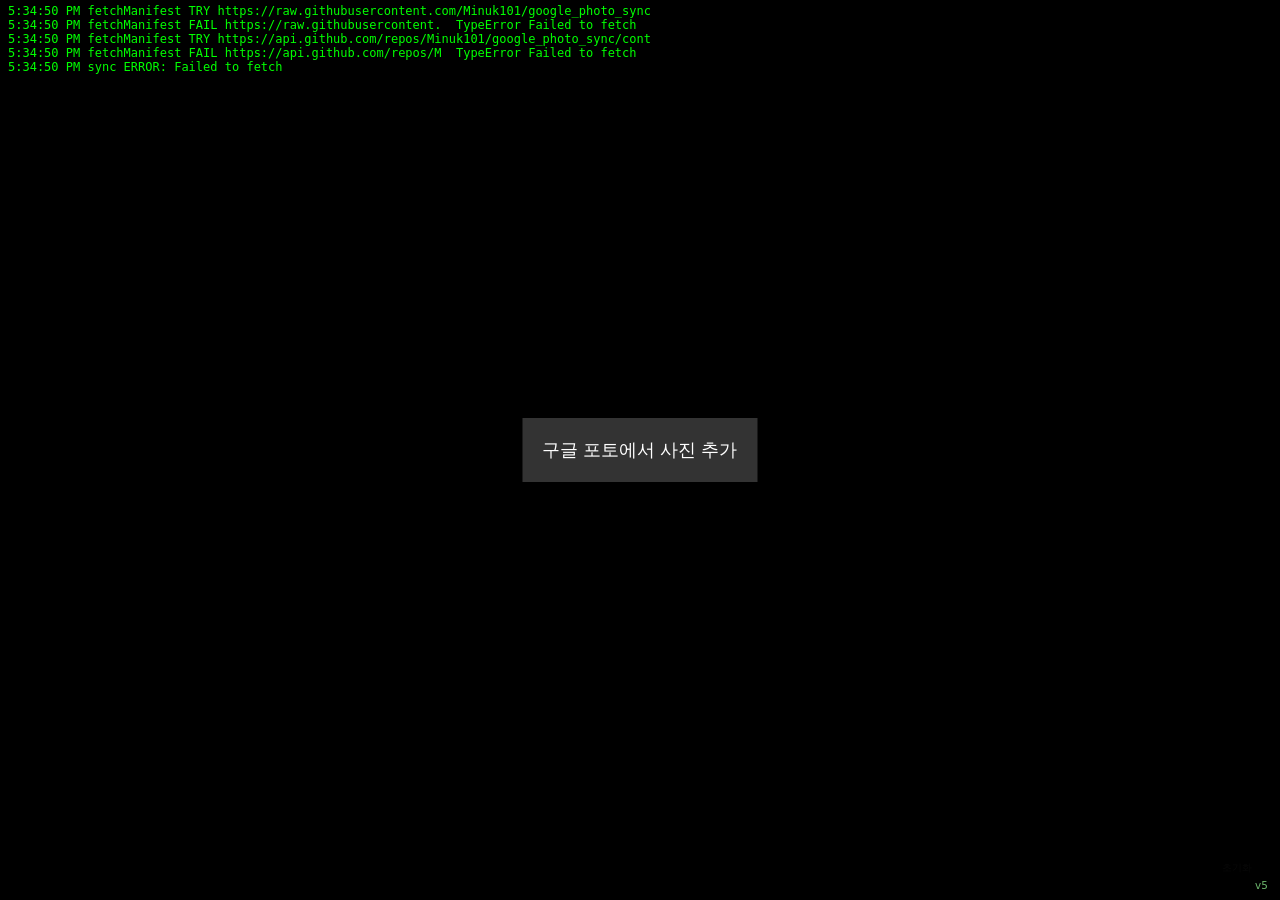
<file: index.html>
﻿<!DOCTYPE html>
<html>
<head>
    <meta charset="UTF-8">
    <title>Google Photos Slideshow</title>
    <link rel="stylesheet" href="style.css?v=13">
    <script src="https://accounts.google.com/gsi/client" async defer></script>
    <link rel="manifest" href="manifest.json">
    <script>
        if ("serviceWorker" in navigator) {
            navigator.serviceWorker.register("sw.js").catch(() => {});
        }
    </script>
</head>
<body>
    <button id="login-btn">구글 포토에서 사진 추가</button>
    <button id="add-btn" onclick="addMorePhotos()">사진 더 추가하기</button>
    <button id="reset-btn" onclick="resetPhotos()">초기화</button>
    <div id="slideshow" style="display:none;">
        <img id="bg1" class="bg-layer">
        <img id="bg2" class="bg-layer">
        <img id="img1" class="main-img">
        <img id="img2" class="main-img">
    </div>
    <button id="cache-status" type="button" aria-live="polite"></button>
    <script src="slideshow.js?v=5"></script>
    <script>
        document.addEventListener("click", (event) => {
            if (event.target.closest("button")) return;
            if (!document.fullscreenElement && document.getElementById("slideshow").style.display !== "none") {
                document.documentElement.requestFullscreen().catch(() => {});
            }
        });
    </script>
</body>
</html>
</file>
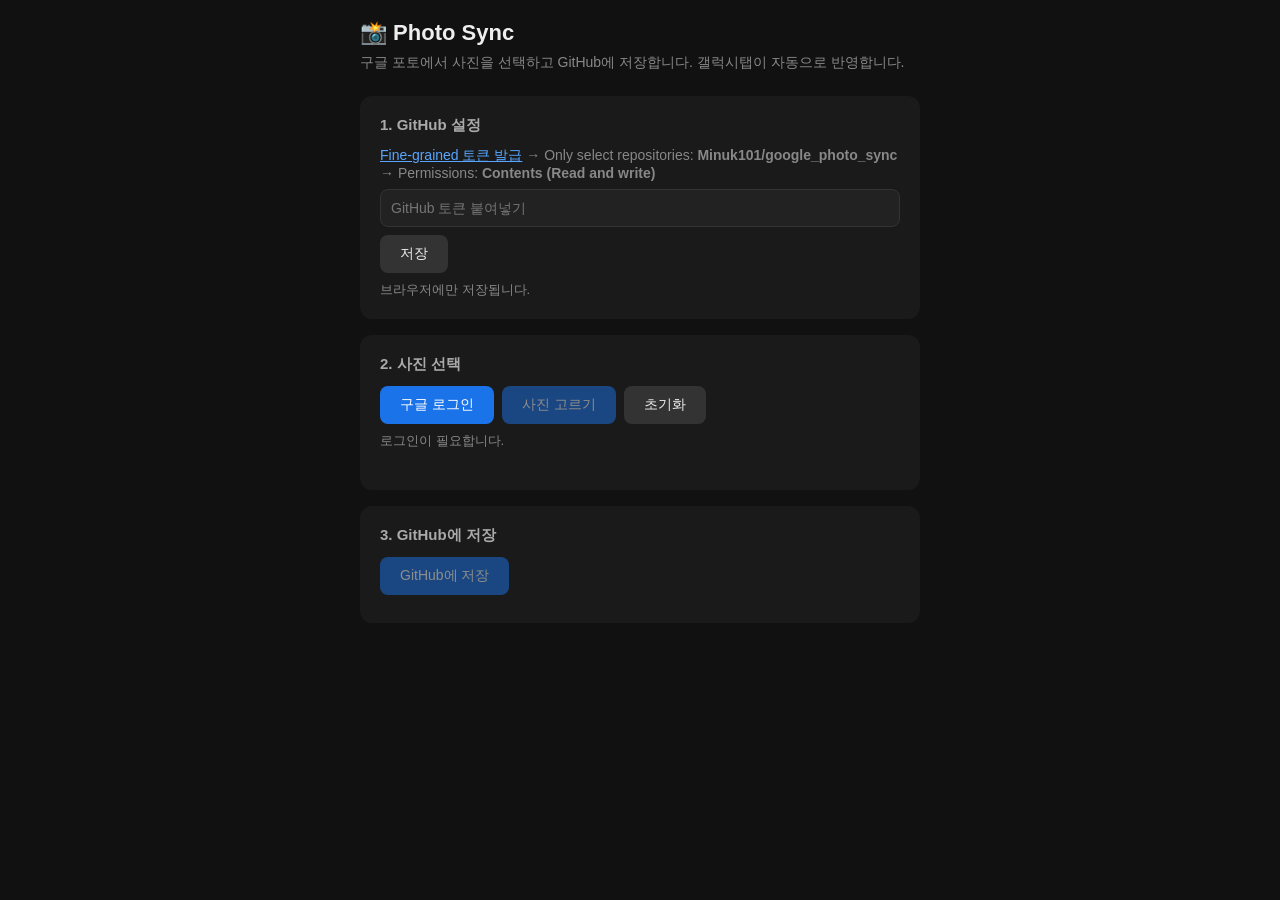
<file: admin.html>
﻿<!doctype html>
<html lang="ko">
<head>
  <meta charset="utf-8">
  <meta name="viewport" content="width=device-width, initial-scale=1">
  <title>사진 관리 · Photo Sync</title>
  <style>
    * { margin: 0; padding: 0; box-sizing: border-box; }
    body { font-family: -apple-system, BlinkMacSystemFont, 'Segoe UI', sans-serif; background: #111; color: #eee; padding: 20px; max-width: 600px; margin: 0 auto; }
    h1 { font-size: 22px; margin-bottom: 8px; }
    .sub { color: #888; font-size: 14px; margin-bottom: 24px; }
    .card { background: #1a1a1a; border-radius: 12px; padding: 20px; margin-bottom: 16px; }
    .card h2 { font-size: 15px; margin-bottom: 12px; color: #aaa; }
    button { padding: 10px 20px; border-radius: 8px; border: none; font-size: 14px; cursor: pointer; }
    .btn-primary { background: #1a73e8; color: #fff; }
    .btn-secondary { background: #333; color: #eee; }
    button:disabled { opacity: 0.5; cursor: default; }
    input { width: 100%; padding: 10px; border-radius: 8px; border: 1px solid #333; background: #222; color: #eee; font-size: 14px; margin-bottom: 8px; }
    .status { font-size: 13px; color: #888; margin-top: 8px; }
    .status.error { color: #f66; }
    .photo-list { max-height: 300px; overflow-y: auto; margin-top: 12px; }
    .photo-item { display: flex; align-items: center; gap: 8px; padding: 6px 0; font-size: 13px; border-bottom: 1px solid #222; }
    .photo-item img { width: 40px; height: 40px; object-fit: cover; border-radius: 4px; }
    .row { display: flex; gap: 8px; align-items: center; flex-wrap: wrap; }
    .badge { background: #333; padding: 2px 8px; border-radius: 10px; font-size: 12px; }
  </style>
  <script src="https://accounts.google.com/gsi/client" async defer></script>
</head>
<body>
  <h1>📸 Photo Sync</h1>
  <p class="sub">구글 포토에서 사진을 선택하고 GitHub에 저장합니다. 갤럭시탭이 자동으로 반영합니다.</p>

  <div class="card">
    <h2>1. GitHub 설정</h2>
    <p class="sub" style="margin-top:0;margin-bottom:8px">
      <a href="https://github.com/settings/tokens?type=beta" target="_blank" style="color:#58a6ff">Fine-grained 토큰 발급</a> →
      Only select repositories: <b>Minuk101/google_photo_sync</b> →
      Permissions: <b>Contents (Read and write)</b>
    </p>
    <input id="gh-token" type="password" placeholder="GitHub 토큰 붙여넣기">
    <button id="save-token" class="btn-secondary">저장</button>
    <p id="token-status" class="status">브라우저에만 저장됩니다.</p>
  </div>

  <div class="card">
    <h2>2. 사진 선택</h2>
    <div class="row">
      <button id="login-btn" class="btn-primary">구글 로그인</button>
      <button id="pick-btn" class="btn-primary" disabled>사진 고르기</button>
      <button id="clear-btn" class="btn-secondary">초기화</button>
    </div>
    <p id="auth-status" class="status">로그인이 필요합니다.</p>
    <div class="photo-list" id="photo-list"></div>
    <p id="count-status" class="status"></p>
  </div>

  <div class="card">
    <h2>3. GitHub에 저장</h2>
    <button id="save-gh" class="btn-primary" disabled>GitHub에 저장</button>
    <p id="save-status" class="status"></p>
  </div>

  <script src="admin.js"></script>
</body>
</html>
</file>
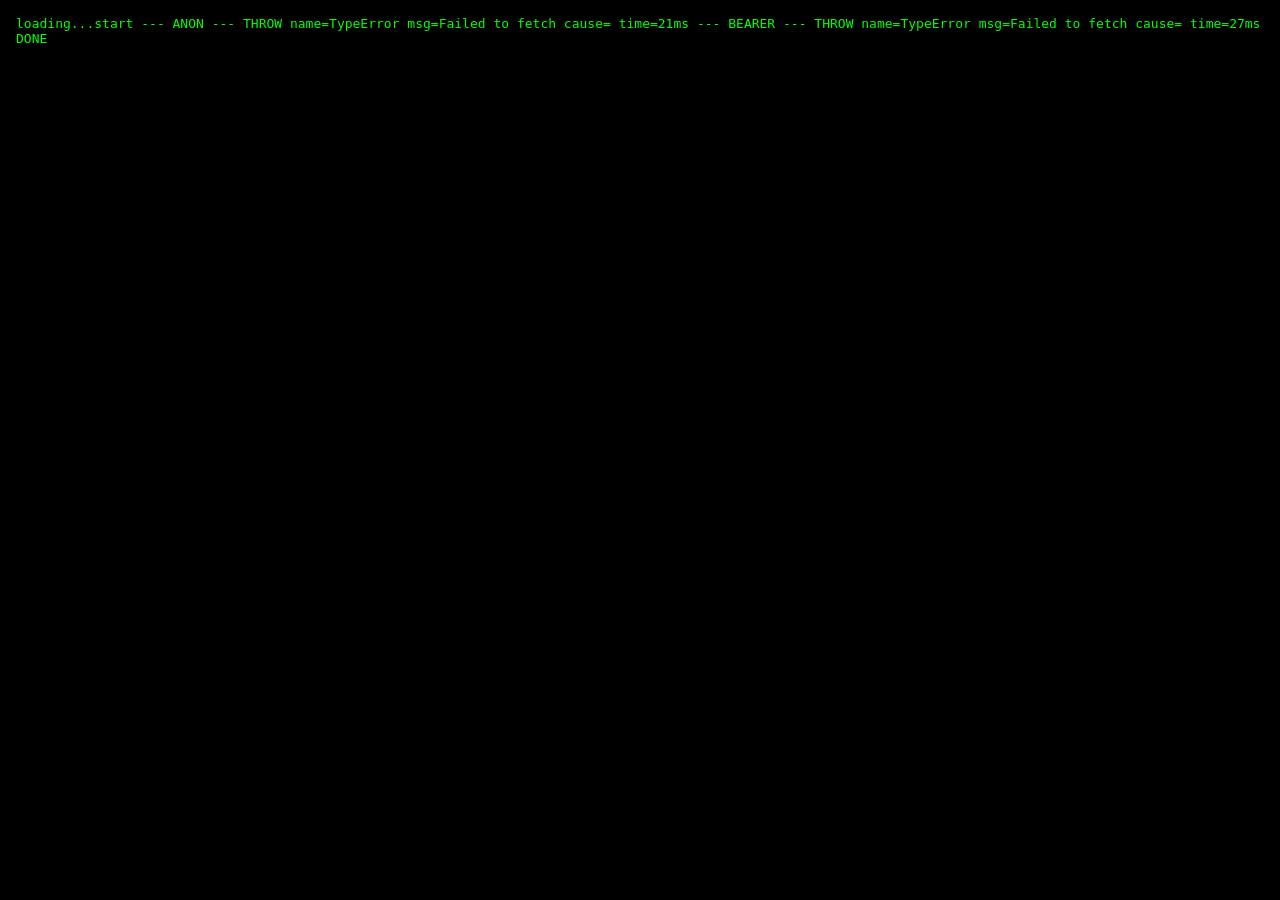
<file: test.html>
<!DOCTYPE html>
<html><head><meta charset="utf-8"><title>lh3 test</title></head>
<body style="background:#000;color:#0f0;font:13px monospace;padding:8px;">
<div id="out">loading...</div>
<script>
var URL = "https://lh3.googleusercontent.com/ppa/AFv4vno7unRBesAACdEAWCDeUVBxaTW0uR4l_nlA24HclHObevPJIuky4ymav5loGBcmIzC4gGlVhxLe8Tyb-9HmINOieerGbVUJRQ=w1920-h1080";
var out = document.getElementById("out");
function log(s){ out.textContent = out.textContent + s + "\n"; }
log("start");
function run(label, init){
  log("--- " + label + " ---");
  var t0 = Date.now();
  return fetch(URL, init).then(function(r){
    log("status=" + r.status + " time=" + (Date.now()-t0) + "ms");
    if (r.ok){ return r.blob().then(function(b){ log("blob=" + b.size); }); }
  }).catch(function(e){
    var c = e && e.cause ? (e.cause.name||e.cause.code||e.cause.message||String(e.cause)) : "";
    log("THROW name=" + (e&&e.name) + " msg=" + (e&&e.message) + " cause=" + c + " time=" + (Date.now()-t0) + "ms");
  });
}
run("ANON", {}).then(function(){ return run("BEARER", {headers:{"Authorization":"Bearer xxx"}}); }).then(function(){ log("DONE"); });
</script>
</body></html>
</file>
<file: style.css>
﻿body, html { margin: 0; padding: 0; background: #000; overflow: hidden; height: 100%; width: 100%; }
#slideshow { position: relative; width: 100vw; height: 100vh; height: 100dvh; background: #000; }
.bg-layer { position: absolute; top: -10%; left: -10%; width: 120%; height: 120%; filter: blur(25px) brightness(0.7); object-fit: cover; z-index: 0; opacity: 0; transition: opacity 2s; }
.main-img { position: absolute; top: 0; left: 0; width: 100%; height: 100%; object-fit: contain; object-position: center; z-index: 1; opacity: 0; transition: opacity 2s; display: block; }
#login-btn { position: absolute; top: 50%; left: 50%; transform: translate(-50%, -50%); padding: 20px; font-size: 18px; cursor: pointer; z-index: 20; background: rgba(255,255,255,0.2); color: white; border: none; }
#add-btn, #reset-btn { position: absolute; bottom: 20px; padding: 5px 8px; font-size: 10px; cursor: pointer; z-index: 20; background: transparent; color: rgba(255,255,255,0.3); border: none; opacity: 0.1; transition: opacity 0.3s; }
#add-btn { left: 20px; display: none; }
#reset-btn { right: 20px; }
#add-btn:hover, #reset-btn:hover, #add-btn:active, #reset-btn:active { opacity: 1; color: white; }
#cache-status { display: none; position: fixed; bottom: 10px; left: 50%; transform: translateX(-50%); padding: 6px 10px; z-index: 999; border: 0; border-radius: 12px; background: rgba(0,0,0,0.45); color: rgba(255,255,255,0.6); font-size: 12px; font-family: sans-serif; pointer-events: none; }
#cache-status[data-state="action"] { color: white; background: rgba(180,70,20,0.85); opacity: 1; pointer-events: auto; cursor: pointer; }
</file>
